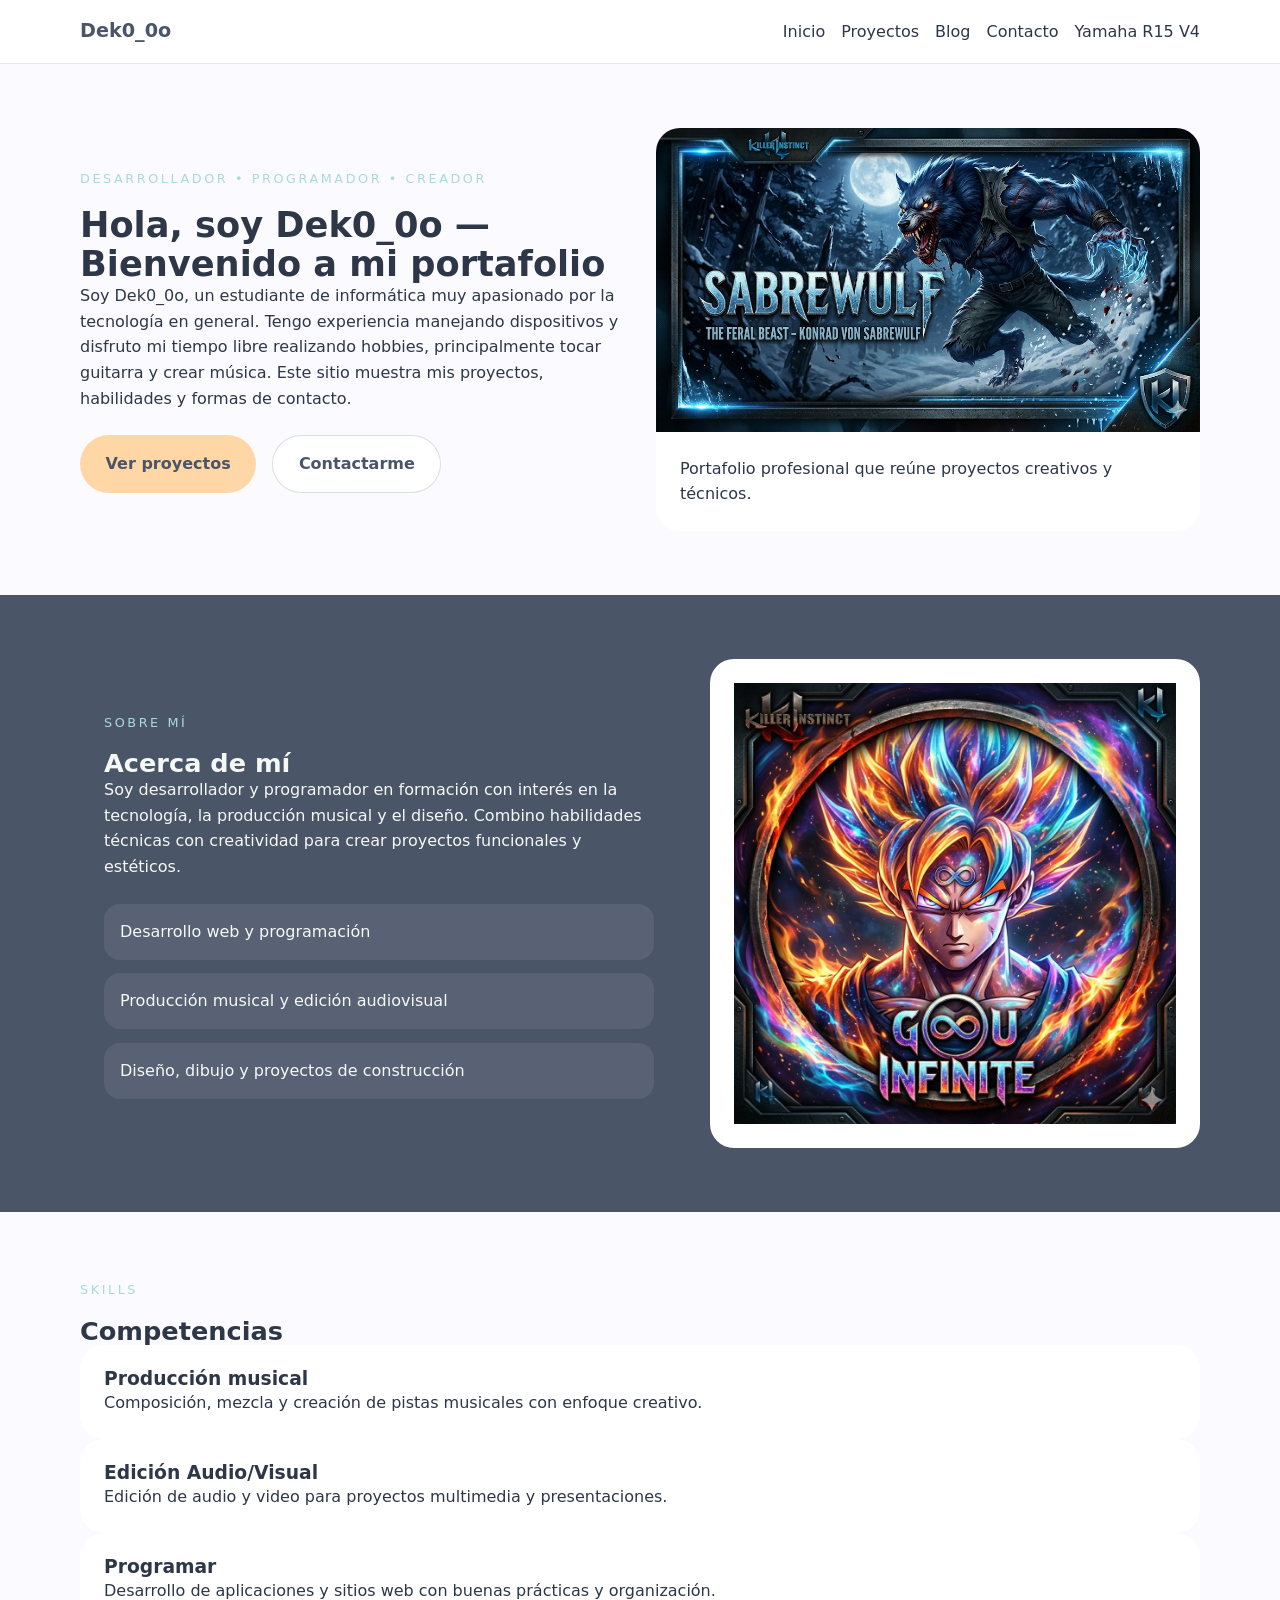
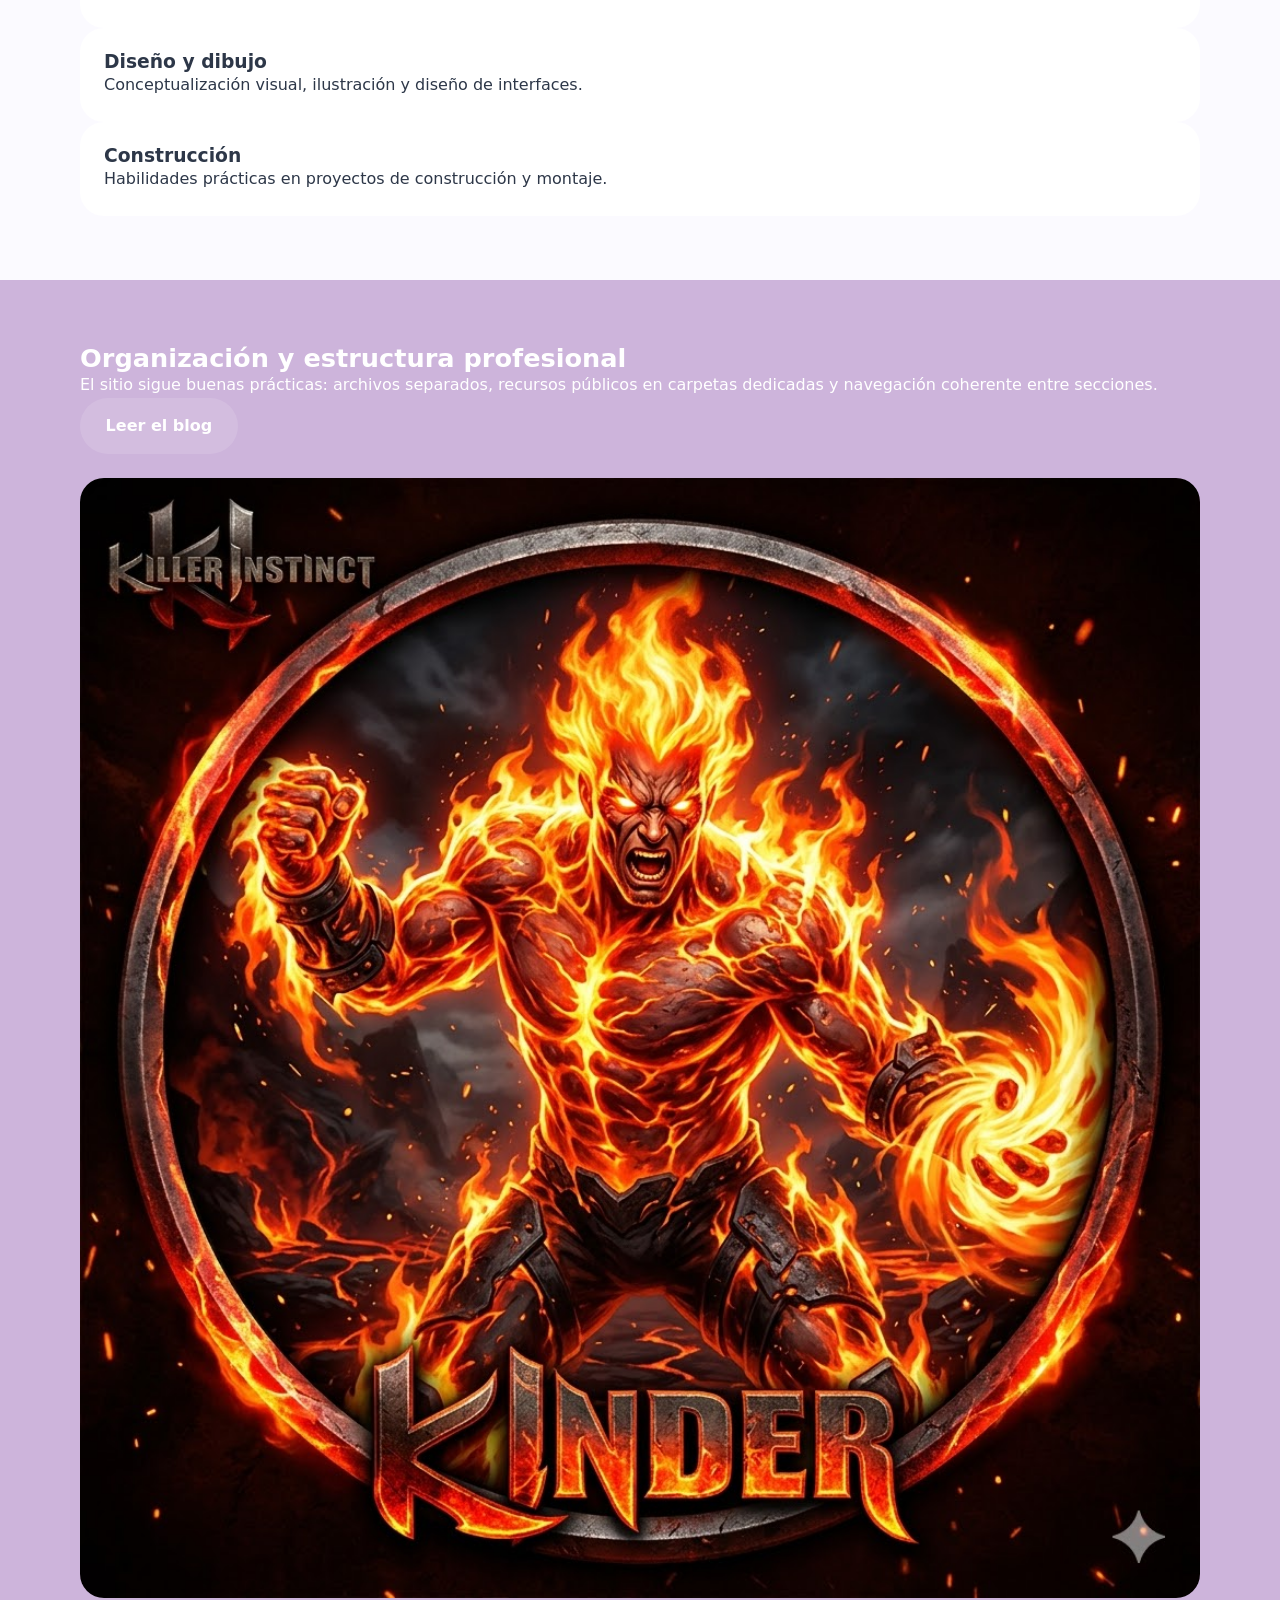
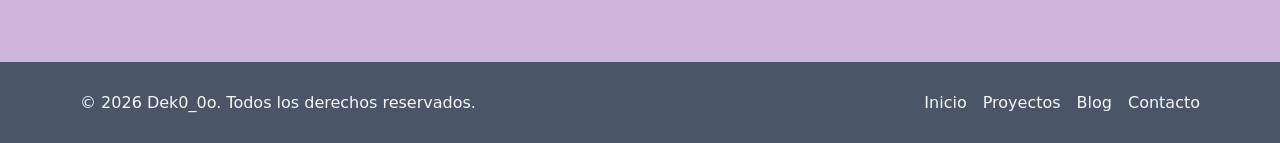
<file: index.html>
<!DOCTYPE html>
<html lang="es">
<head>
  <meta charset="UTF-8" />
  <meta name="viewport" content="width=device-width, initial-scale=1.0" />
  <title>Portafolio | Dek0_0o</title>
  <link rel="stylesheet" href="assets/css/style.css" />
</head>
<body>
  <header class="site-header">
    <div class="container header-inner">
      <a class="brand" href="index.html">Dek0_0o</a>
      <button class="menu-toggle" aria-label="Abrir menú" id="menuToggle">Menu</button>
      <nav class="site-nav" id="siteNav">
        <a href="index.html">Inicio</a>
        <a href="proyect.html">Proyectos</a>
        <a href="blog.html">Blog</a>
        <a href="contact.html">Contacto</a>
        <a href="yamaha.html">Yamaha R15 V4</a>
      </nav>
    </div>
  </header>

  <main>
    <section class="hero section-light">
      <div class="container hero-grid">
        <div>
          <p class="eyebrow">Desarrollador • Programador • Creador</p>
          <h1>Hola, soy Dek0_0o — Bienvenido a mi portafolio</h1>
          <p>Soy Dek0_0o, un estudiante de informática muy apasionado por la tecnología en general. Tengo experiencia manejando dispositivos y disfruto mi tiempo libre realizando hobbies, principalmente tocar guitarra y crear música. Este sitio muestra mis proyectos, habilidades y formas de contacto.</p>
          <div class="hero-actions">
            <a class="btn btn-primary" href="proyect.html">Ver proyectos</a>
            <a class="btn btn-secondary" href="contact.html">Contactarme</a>
          </div>
        </div>
        <div class="hero-card">
          <img src="assets/images/banner.jpg" alt="Banner de portafolio" />
          <div class="hero-card-content">
            <p>Portafolio profesional que reúne proyectos creativos y técnicos.</p>
          </div>
        </div>
      </div>
    </section>

    <section class="section-dark about-section">
      <div class="container section-grid">
        <div class="about-text">
          <span class="eyebrow">Sobre mí</span>
          <h2>Acerca de mí</h2>
          <p>Soy desarrollador y programador en formación con interés en la tecnología, la producción musical y el diseño. Combino habilidades técnicas con creatividad para crear proyectos funcionales y estéticos.</p>
          <ul class="feature-list">
            <li>Desarrollo web y programación</li>
            <li>Producción musical y edición audiovisual</li>
            <li>Diseño, dibujo y proyectos de construcción</li>
          </ul>
        </div>
        <div class="about-image">
          <img src="assets/images/profile.jpg" alt="Perfil profesional" />
        </div>
      </div>
    </section>

    <section class="section-light skills-section">
      <div class="container">
        <span class="eyebrow">Skills</span>
        <h2>Competencias</h2>
        <div class="skill-grid">
          <article class="skill-card">
            <h3>Producción musical</h3>
            <p>Composición, mezcla y creación de pistas musicales con enfoque creativo.</p>
          </article>
          <article class="skill-card">
            <h3>Edición Audio/Visual</h3>
            <p>Edición de audio y video para proyectos multimedia y presentaciones.</p>
          </article>
          <article class="skill-card">
            <h3>Programar</h3>
            <p>Desarrollo de aplicaciones y sitios web con buenas prácticas y organización.</p>
          </article>
          <article class="skill-card">
            <h3>Diseño y dibujo</h3>
            <p>Conceptualización visual, ilustración y diseño de interfaces.</p>
          </article>
          <article class="skill-card">
            <h3>Construcción</h3>
            <p>Habilidades prácticas en proyectos de construcción y montaje.</p>
          </article>
        </div>
      </div>
    </section>

    <section class="section-accent showcase-section">
      <div class="container showcase-grid">
        <div>
          <h2>Organización y estructura profesional</h2>
          <p>El sitio sigue buenas prácticas: archivos separados, recursos públicos en carpetas dedicadas y navegación coherente entre secciones.</p>
          <a class="btn btn-light" href="blog.html">Leer el blog</a>
        </div>
        <div class="showcase-card">
          <img src="assets/images/image.jpg" alt="Ejemplo de proyecto web" />
        </div>
      </div>
    </section>
  </main>

  <footer class="site-footer">
    <div class="container footer-grid">
      <p>© 2026 Dek0_0o. Todos los derechos reservados.</p>
      <nav class="footer-nav">
        <a href="index.html">Inicio</a>
        <a href="proyect.html">Proyectos</a>
        <a href="blog.html">Blog</a>
        <a href="contact.html">Contacto</a>
      </nav>
    </div>
  </footer>

  <script src="assets/js/main.js"></script>
</body>
</html>
</file>
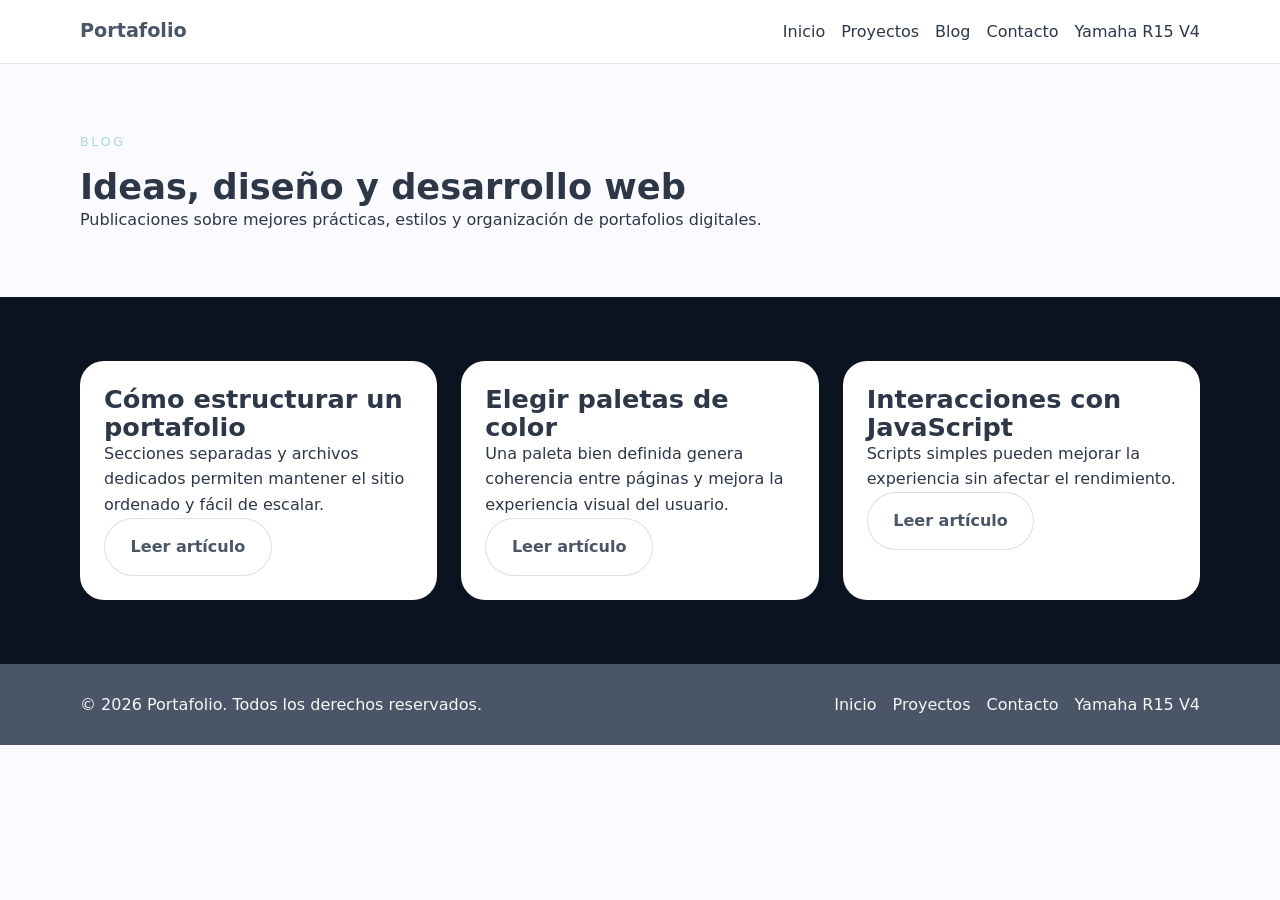
<file: blog.html>
<!DOCTYPE html>
<html lang="es">
<head>
  <meta charset="UTF-8" />
  <meta name="viewport" content="width=device-width, initial-scale=1.0" />
  <title>Blog | Portafolio</title>
  <link rel="stylesheet" href="assets/css/style.css" />
</head>
<body>
  <header class="site-header">
    <div class="container header-inner">
      <a class="brand" href="index.html">Portafolio</a>
      <button class="menu-toggle" aria-label="Abrir menú" id="menuToggle">Menu</button>
      <nav class="site-nav" id="siteNav">
        <a href="index.html">Inicio</a>
        <a href="proyect.html">Proyectos</a>
        <a href="blog.html">Blog</a>
        <a href="contact.html">Contacto</a>
        <a href="yamaha.html">Yamaha R15 V4</a>
      </nav>
    </div>
  </header>

  <main>
    <section class="section-light blog-hero">
      <div class="container">
        <span class="eyebrow">Blog</span>
        <h1>Ideas, diseño y desarrollo web</h1>
        <p>Publicaciones sobre mejores prácticas, estilos y organización de portafolios digitales.</p>
      </div>
    </section>

    <section class="section-dark blog-grid-section">
      <div class="container blog-grid">
        <article class="blog-card">
          <h2>Cómo estructurar un portafolio</h2>
          <p>Secciones separadas y archivos dedicados permiten mantener el sitio ordenado y fácil de escalar.</p>
          <a class="btn btn-secondary" href="#">Leer artículo</a>
        </article>
        <article class="blog-card">
          <h2>Elegir paletas de color</h2>
          <p>Una paleta bien definida genera coherencia entre páginas y mejora la experiencia visual del usuario.</p>
          <a class="btn btn-secondary" href="#">Leer artículo</a>
        </article>
        <article class="blog-card">
          <h2>Interacciones con JavaScript</h2>
          <p>Scripts simples pueden mejorar la experiencia sin afectar el rendimiento.</p>
          <a class="btn btn-secondary" href="#">Leer artículo</a>
        </article>
      </div>
    </section>
  </main>

  <footer class="site-footer">
    <div class="container footer-grid">
      <p>© 2026 Portafolio. Todos los derechos reservados.</p>
      <nav class="footer-nav">
        <a href="index.html">Inicio</a>
        <a href="proyect.html">Proyectos</a>
        <a href="contact.html">Contacto</a>
        <a href="yamaha.html">Yamaha R15 V4</a>
      </nav>
    </div>
  </footer>

  <script src="assets/js/main.js"></script>
</body>
</html>
</file>
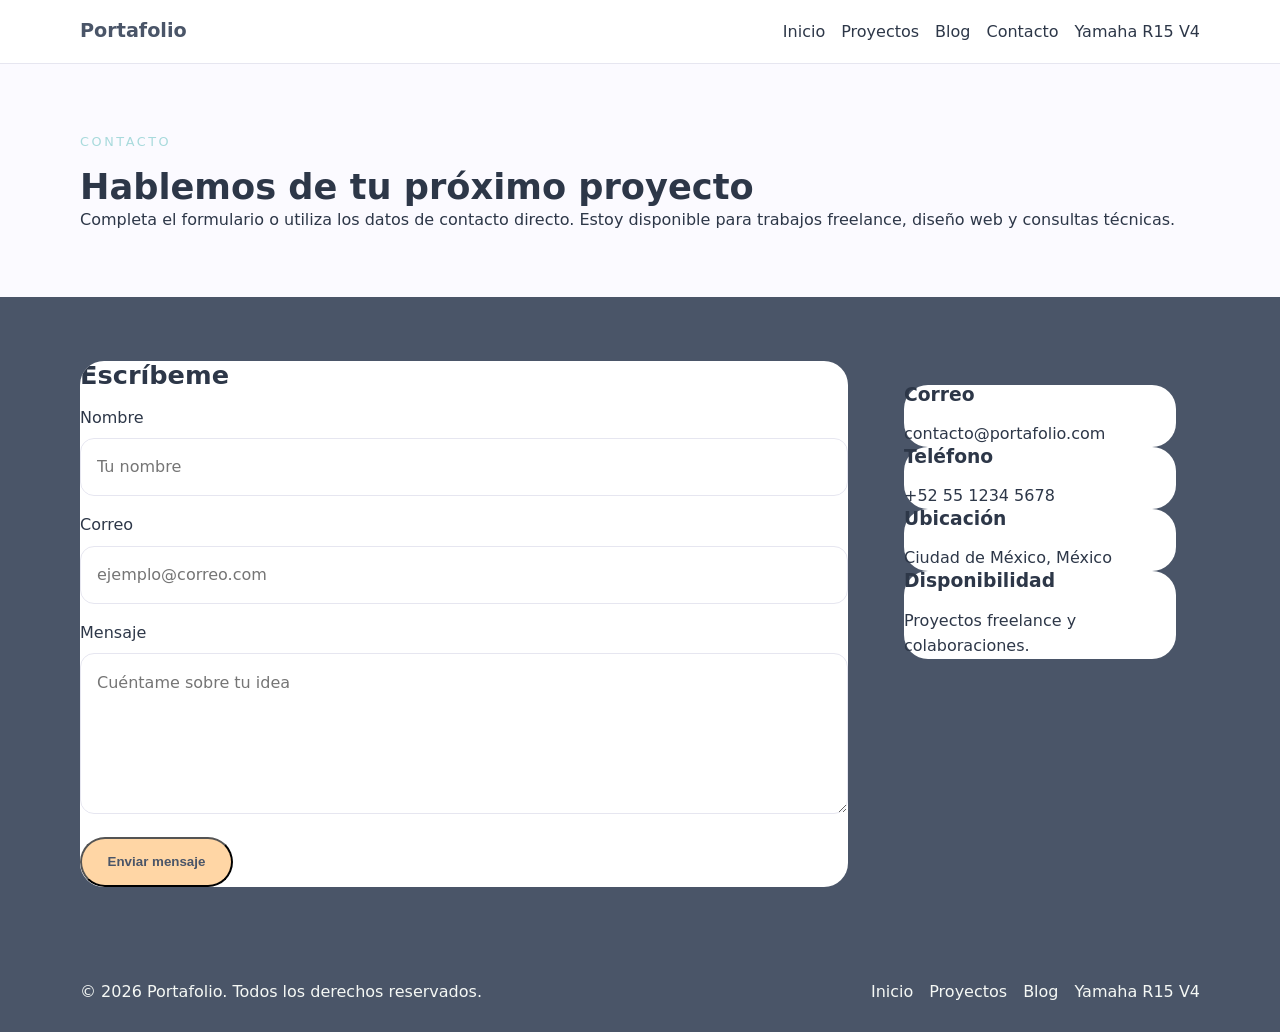
<file: contact.html>
<!DOCTYPE html>
<html lang="es">
<head>
  <meta charset="UTF-8" />
  <meta name="viewport" content="width=device-width, initial-scale=1.0" />
  <title>Contacto | Portafolio</title>
  <link rel="stylesheet" href="assets/css/style.css" />
</head>
<body>
  <header class="site-header">
    <div class="container header-inner">
      <a class="brand" href="index.html">Portafolio</a>
      <button class="menu-toggle" aria-label="Abrir menú" id="menuToggle">Menu</button>
      <nav class="site-nav" id="siteNav">
        <a href="index.html">Inicio</a>
        <a href="proyect.html">Proyectos</a>
        <a href="blog.html">Blog</a>
        <a href="contact.html">Contacto</a>
        <a href="yamaha.html">Yamaha R15 V4</a>
      </nav>
    </div>
  </header>

  <main>
    <section class="section-light contact-hero">
      <div class="container">
        <span class="eyebrow">Contacto</span>
        <h1>Hablemos de tu próximo proyecto</h1>
        <p>Completa el formulario o utiliza los datos de contacto directo. Estoy disponible para trabajos freelance, diseño web y consultas técnicas.</p>
      </div>
    </section>

    <section class="section-dark contact-grid">
      <div class="container contact-layout">
        <div class="contact-card">
          <h2>Escríbeme</h2>
          <form id="contactForm">
            <label for="name">Nombre</label>
            <input type="text" id="name" name="name" placeholder="Tu nombre" required />
            <label for="email">Correo</label>
            <input type="email" id="email" name="email" placeholder="ejemplo@correo.com" required />
            <label for="message">Mensaje</label>
            <textarea id="message" name="message" rows="5" placeholder="Cuéntame sobre tu idea" required></textarea>
            <button type="submit" class="btn btn-primary">Enviar mensaje</button>
            <p class="success-message" id="successMessage">Gracias, tu mensaje fue enviado.</p>
          </form>
        </div>
        <aside class="contact-info">
          <div class="info-block">
            <h3>Correo</h3>
            <p>contacto@portafolio.com</p>
          </div>
          <div class="info-block">
            <h3>Teléfono</h3>
            <p>+52 55 1234 5678</p>
          </div>
          <div class="info-block">
            <h3>Ubicación</h3>
            <p>Ciudad de México, México</p>
          </div>
          <div class="info-block">
            <h3>Disponibilidad</h3>
            <p>Proyectos freelance y colaboraciones.</p>
          </div>
        </aside>
      </div>
    </section>
  </main>

  <footer class="site-footer">
    <div class="container footer-grid">
      <p>© 2026 Portafolio. Todos los derechos reservados.</p>
      <nav class="footer-nav">
        <a href="index.html">Inicio</a>
        <a href="proyect.html">Proyectos</a>
        <a href="blog.html">Blog</a>
        <a href="yamaha.html">Yamaha R15 V4</a>
      </nav>
    </div>
  </footer>

  <script src="assets/js/main.js"></script>
</body>
</html>
</file>
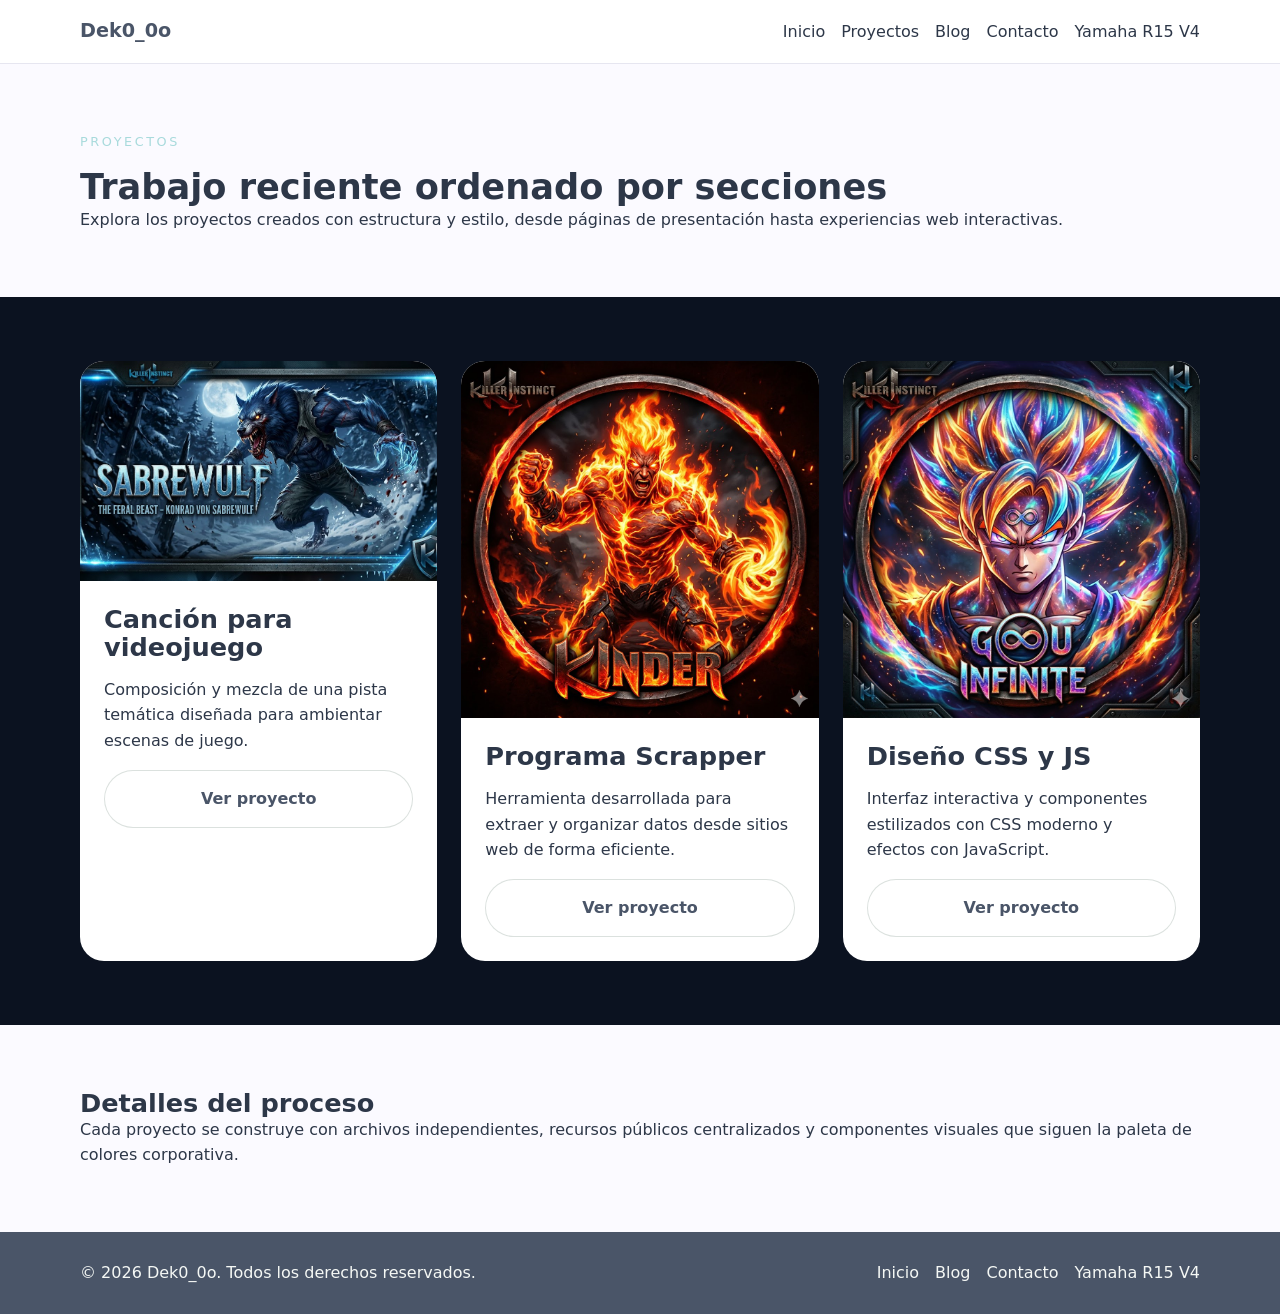
<file: proyect.html>
<!DOCTYPE html>
<html lang="es">
<head>
  <meta charset="UTF-8" />
  <meta name="viewport" content="width=device-width, initial-scale=1.0" />
  <title>Proyectos | Dek0_0o</title>
  <link rel="stylesheet" href="assets/css/style.css" />
</head>
<body>
  <header class="site-header">
    <div class="container header-inner">
      <a class="brand" href="index.html">Dek0_0o</a>
      <button class="menu-toggle" aria-label="Abrir menú" id="menuToggle">Menu</button>
      <nav class="site-nav" id="siteNav">
        <a href="index.html">Inicio</a>
        <a href="proyect.html">Proyectos</a>
        <a href="blog.html">Blog</a>
        <a href="contact.html">Contacto</a>
        <a href="yamaha.html">Yamaha R15 V4</a>
      </nav>
    </div>
  </header>

  <main>
    <section class="section-light projects-hero">
      <div class="container">
        <span class="eyebrow">Proyectos</span>
        <h1>Trabajo reciente ordenado por secciones</h1>
        <p>Explora los proyectos creados con estructura y estilo, desde páginas de presentación hasta experiencias web interactivas.</p>
      </div>
    </section>

    <section class="section-dark project-grid-section">
      <div class="container project-grid">
        <article class="project-card">
          <img src="assets/images/banner.jpg" alt="Canción para videojuego" />
          <div class="project-content">
            <h2>Canción para videojuego</h2>
            <p>Composición y mezcla de una pista temática diseñada para ambientar escenas de juego.</p>
            <a class="btn btn-secondary" href="#">Ver proyecto</a>
          </div>
        </article>
        <article class="project-card">
          <img src="assets/images/image.jpg" alt="Programa scrapper" />
          <div class="project-content">
            <h2>Programa Scrapper</h2>
            <p>Herramienta desarrollada para extraer y organizar datos desde sitios web de forma eficiente.</p>
            <a class="btn btn-secondary" href="#">Ver proyecto</a>
          </div>
        </article>
        <article class="project-card">
          <img src="assets/images/profile.jpg" alt="Diseño CSS y JS" />
          <div class="project-content">
            <h2>Diseño CSS y JS</h2>
            <p>Interfaz interactiva y componentes estilizados con CSS moderno y efectos con JavaScript.</p>
            <a class="btn btn-secondary" href="#">Ver proyecto</a>
          </div>
        </article>
      </div>
    </section>

    <section class="section-light project-summary">
      <div class="container">
        <h2>Detalles del proceso</h2>
        <p>Cada proyecto se construye con archivos independientes, recursos públicos centralizados y componentes visuales que siguen la paleta de colores corporativa.</p>
      </div>
    </section>
  </main>

  <footer class="site-footer">
    <div class="container footer-grid">
      <p>© 2026 Dek0_0o. Todos los derechos reservados.</p>
      <nav class="footer-nav">
        <a href="index.html">Inicio</a>
        <a href="blog.html">Blog</a>
        <a href="contact.html">Contacto</a>
        <a href="yamaha.html">Yamaha R15 V4</a>
      </nav>
    </div>
  </footer>

  <script src="assets/js/main.js"></script>
</body>
</html>
</file>
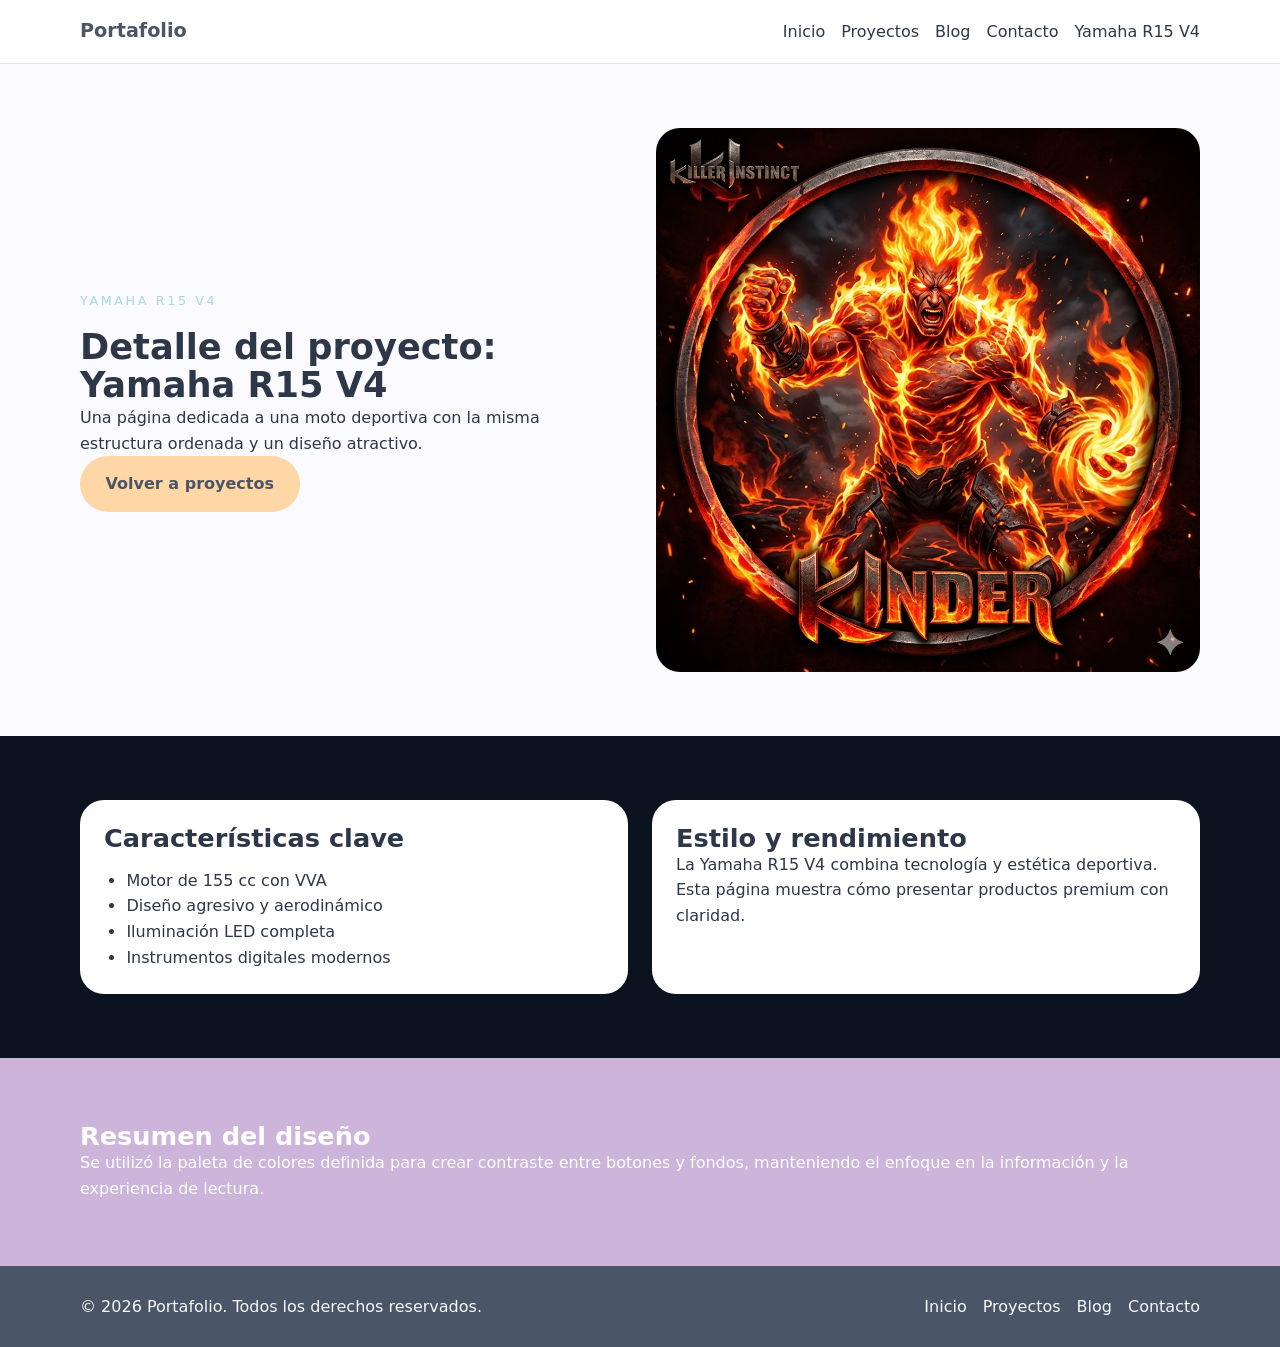
<file: yamaha.html>
<!DOCTYPE html>
<html lang="es">
<head>
  <meta charset="UTF-8" />
  <meta name="viewport" content="width=device-width, initial-scale=1.0" />
  <title>Yamaha R15 V4 | Portafolio</title>
  <link rel="stylesheet" href="assets/css/style.css" />
</head>
<body>
  <header class="site-header">
    <div class="container header-inner">
      <a class="brand" href="index.html">Portafolio</a>
      <button class="menu-toggle" aria-label="Abrir menú" id="menuToggle">Menu</button>
      <nav class="site-nav" id="siteNav">
        <a href="index.html">Inicio</a>
        <a href="proyect.html">Proyectos</a>
        <a href="blog.html">Blog</a>
        <a href="contact.html">Contacto</a>
        <a href="yamaha.html">Yamaha R15 V4</a>
      </nav>
    </div>
  </header>

  <main>
    <section class="section-light yamaha-hero">
      <div class="container yamaha-grid">
        <div>
          <span class="eyebrow">Yamaha R15 V4</span>
          <h1>Detalle del proyecto: Yamaha R15 V4</h1>
          <p>Una página dedicada a una moto deportiva con la misma estructura ordenada y un diseño atractivo.</p>
          <a class="btn btn-primary" href="proyect.html">Volver a proyectos</a>
        </div>
        <div class="yamaha-image">
          <img src="assets/images/image.jpg" alt="Yamaha R15 V4" />
        </div>
      </div>
    </section>

    <section class="section-dark yamaha-details">
      <div class="container detail-grid">
        <article class="detail-card">
          <h2>Características clave</h2>
          <ul>
            <li>Motor de 155 cc con VVA</li>
            <li>Diseño agresivo y aerodinámico</li>
            <li>Iluminación LED completa</li>
            <li>Instrumentos digitales modernos</li>
          </ul>
        </article>
        <article class="detail-card">
          <h2>Estilo y rendimiento</h2>
          <p>La Yamaha R15 V4 combina tecnología y estética deportiva. Esta página muestra cómo presentar productos premium con claridad.</p>
        </article>
      </div>
    </section>

    <section class="section-accent yamaha-features">
      <div class="container">
        <h2>Resumen del diseño</h2>
        <p>Se utilizó la paleta de colores definida para crear contraste entre botones y fondos, manteniendo el enfoque en la información y la experiencia de lectura.</p>
      </div>
    </section>
  </main>

  <footer class="site-footer">
    <div class="container footer-grid">
      <p>© 2026 Portafolio. Todos los derechos reservados.</p>
      <nav class="footer-nav">
        <a href="index.html">Inicio</a>
        <a href="proyect.html">Proyectos</a>
        <a href="blog.html">Blog</a>
        <a href="contact.html">Contacto</a>
      </nav>
    </div>
  </footer>

  <script src="assets/js/main.js"></script>
</body>
</html>
</file>
<file: assets/css/style.css>
:root {
  --color-bg: #FBFAFF; /* very pale lavender */
  --color-surface: #FFFFFF;
  --color-primary: #A8DADC; /* pastel teal */
  --color-secondary: #4A5568; /* muted slate for contrast */
  --color-button: #FFD6A5; /* pastel peach */
  --color-accent: #CDB4DB; /* pastel lavender accent */
  --color-text: #2D3748; /* dark slate for readable text */
  --color-muted: #667085;
  --color-border: #E6E6F0;
}

* {
  box-sizing: border-box;
}

html {
  scroll-behavior: smooth;
}

body {
  margin: 0;
  font-family: Inter, system-ui, -apple-system, BlinkMacSystemFont, 'Segoe UI', sans-serif;
  background: var(--color-bg);
  color: var(--color-text);
  line-height: 1.6;
}

img {
  max-width: 100%;
  display: block;
}

a {
  color: inherit;
  text-decoration: none;
}

.container {
  width: min(1120px, calc(100% - 2rem));
  margin: 0 auto;
}

.site-header {
  background: var(--color-surface);
  border-bottom: 1px solid var(--color-border);
  position: sticky;
  top: 0;
  z-index: 20;
}

.header-inner {
  display: flex;
  align-items: center;
  justify-content: space-between;
  gap: 1rem;
  padding: 1rem 0;
}

.brand {
  font-weight: 700;
  font-size: 1.2rem;
  color: var(--color-secondary);
}

.site-nav {
  display: flex;
  flex-wrap: wrap;
  gap: 1rem;
  align-items: center;
}

.site-nav a {
  color: var(--color-text);
  transition: color 0.2s ease;
}

.site-nav a:hover {
  color: var(--color-primary);
}

.menu-toggle {
  display: none;
  border: none;
  background: var(--color-primary);
  color: white;
  padding: 0.75rem 1rem;
  border-radius: 999px;
  cursor: pointer;
}

.section-light,
.section-accent,
.section-dark {
  padding: 4rem 0;
}

.section-light {
  background: var(--color-bg);
}

.section-dark {
  background: var(--color-secondary);
  color: #f5f8f5;
}

/* Sección específica para proyectos: fondo más oscuro para resaltar texto claro */
.project-grid-section {
  background: #0b1220; /* color muy oscuro, casi negro */
  color: #ffffff;
}

/* Mantener las tarjetas de proyecto con fondo claro y texto legible */
.project-grid-section .project-card {
  background: var(--color-surface);
  color: var(--color-text);
}

/* Oscurecer secciones específicas: blog, contacto y yamaha */
.blog-grid-section,
.contact-grid,
.yamaha-details {
  background: #0b1220; /* oscuro para resaltar texto blanco */
  color: #ffffff;
}

/* Mantener las tarjetas internas con fondo claro para contraste */
.blog-grid-section .blog-card,
.contact-grid .contact-card,
.contact-grid .info-block,
.yamaha-details .detail-card {
  background: var(--color-surface);
  color: var(--color-text);
}

.section-accent {
  background: var(--color-accent);
  color: white;
}

.eyebrow {
  display: inline-flex;
  align-items: center;
  gap: 0.5rem;
  text-transform: uppercase;
  letter-spacing: 0.2em;
  font-size: 0.8rem;
  margin-bottom: 1rem;
  color: var(--color-primary);
}

h1,
h2,
h3 {
  margin: 0;
  line-height: 1.1;
}

h1 {
  font-size: clamp(2.2rem, 2.5vw, 3.45rem);
}

h2 {
  font-size: clamp(1.6rem, 2vw, 2.4rem);
}

p {
  margin: 0;
}

.hero-grid,
.showcase-grid,
.section-grid,
.detail-grid,
.project-grid,
.blog-grid,
.contact-layout,
.yamaha-grid {
  display: grid;
  gap: 2rem;
}

.hero-grid,
.yamaha-grid {
  grid-template-columns: minmax(0, 1fr) minmax(320px, 1fr);
  align-items: center;
}

.hero-card,
.showcase-card,
.project-card,
.blog-card,
.contact-card,
.detail-card,
.yamaha-details article,
.about-image {
  border-radius: 24px;
  overflow: hidden;
  background: var(--color-surface);
}

.hero-card img,
.showcase-card img,
.project-card img {
  width: 100%;
  display: block;
}

.hero-card {
  position: relative;
}

.hero-card-content {
  padding: 1.5rem;
}

.hero-actions,
.btn-group {
  display: flex;
  flex-wrap: wrap;
  gap: 1rem;
  margin-top: 1.5rem;
}

.btn {
  display: inline-flex;
  align-items: center;
  justify-content: center;
  padding: 0.95rem 1.6rem;
  border-radius: 999px;
  font-weight: 600;
  transition: transform 0.2s ease, background-color 0.2s ease;
}

.btn:hover {
  transform: translateY(-1px);
}

.btn-primary {
  background: var(--color-button);
  color: var(--color-secondary);
}

.btn-secondary {
  background: var(--color-surface);
  color: var(--color-secondary);
  border: 1px solid rgba(15, 57, 39, 0.15);
}

.btn-light {
  background: rgba(255, 255, 255, 0.12);
  color: white;
}

.section-grid {
  grid-template-columns: minmax(0, 1.1fr) minmax(300px, 0.9fr);
  align-items: center;
}

.about-text,
.about-image,
.contact-info,
.project-content,
.blog-card,
.detail-card {
  padding: 1.5rem;
}

.about-image img {
  object-fit: cover;
  min-height: 420px;
}

.feature-list {
  list-style: none;
  padding: 0;
  margin: 1.5rem 0 0;
  display: grid;
  gap: 0.85rem;
}

.feature-list li {
  background: rgba(255,255,255,0.08);
  padding: 0.95rem 1rem;
  border-radius: 16px;
}

.skills-section .skill-grid,
.project-grid,
.blog-grid,
.detail-grid {
  grid-template-columns: repeat(auto-fit, minmax(220px, 1fr));
}

.skill-card,
.project-card,
.blog-card,
.detail-card,
.contact-card,
.info-block {
  background: var(--color-surface);
  border-radius: 24px;
}

.skill-card,
.blog-card,
.detail-card {
  padding: 1.5rem;
}

.project-card {
  display: grid;
  grid-template-rows: auto 1fr;
}

.project-content {
  display: flex;
  flex-direction: column;
  gap: 1rem;
}

.contact-grid {
  background: var(--color-secondary);
}

.contact-layout {
  grid-template-columns: minmax(0, 1fr) 320px;
}

.contact-card,
.info-block {
  background: var(--color-surface);
}

.contact-card h2,
.info-block h3 {
  margin-bottom: 1rem;
}

.contact-card input,
.contact-card textarea {
  width: 100%;
  padding: 0.95rem 1rem;
  border-radius: 14px;
  border: 1px solid var(--color-border);
  margin-top: 0.5rem;
  margin-bottom: 1rem;
  font: inherit;
}

.contact-card button {
  width: fit-content;
}

.success-message {
  display: none;
  margin-top: 0.75rem;
  color: var(--color-primary);
}

.showcase-grid,
.project-grid,
.blog-grid,
.detail-grid {
  gap: 1.5rem;
}

.project-card img,
.yamaha-image img {
  min-height: 220px;
  object-fit: cover;
}

.blog-card {
  transition: transform 0.2s ease;
}

.blog-card:hover {
  transform: translateY(-4px);
}

.site-footer {
  background: var(--color-secondary);
  color: #f5f8f5;
  padding: 1.75rem 0;
}

.footer-grid {
  display: flex;
  justify-content: space-between;
  align-items: center;
  gap: 1rem;
}

.footer-nav {
  display: flex;
  gap: 1rem;
  flex-wrap: wrap;
}

.yamaha-grid {
  grid-template-columns: minmax(0, 1fr) minmax(320px, 1fr);
  align-items: center;
}

.yamaha-image img {
  border-radius: 24px;
}

.detail-grid {
  grid-template-columns: repeat(2, minmax(0, 1fr));
}

.detail-card ul {
  list-style: disc;
  padding-left: 1.4rem;
  margin: 1rem 0 0;
}

@media (max-width: 900px) {
  .section-grid,
  .hero-grid,
  .contact-layout,
  .detail-grid,
  .yamaha-grid {
    grid-template-columns: 1fr;
  }

  .footer-grid {
    flex-direction: column;
    align-items: flex-start;
  }
}

@media (max-width: 700px) {
  .site-nav {
    display: none;
    flex-direction: column;
    gap: 1rem;
    width: 100%;
    background: var(--color-surface);
    border-radius: 18px;
    padding: 1rem;
    margin-top: 1rem;
  }

  .site-nav.open {
    display: flex;
  }

  .menu-toggle {
    display: inline-flex;
  }

  .header-inner {
    flex-direction: column;
    align-items: stretch;
  }
}
</file>
